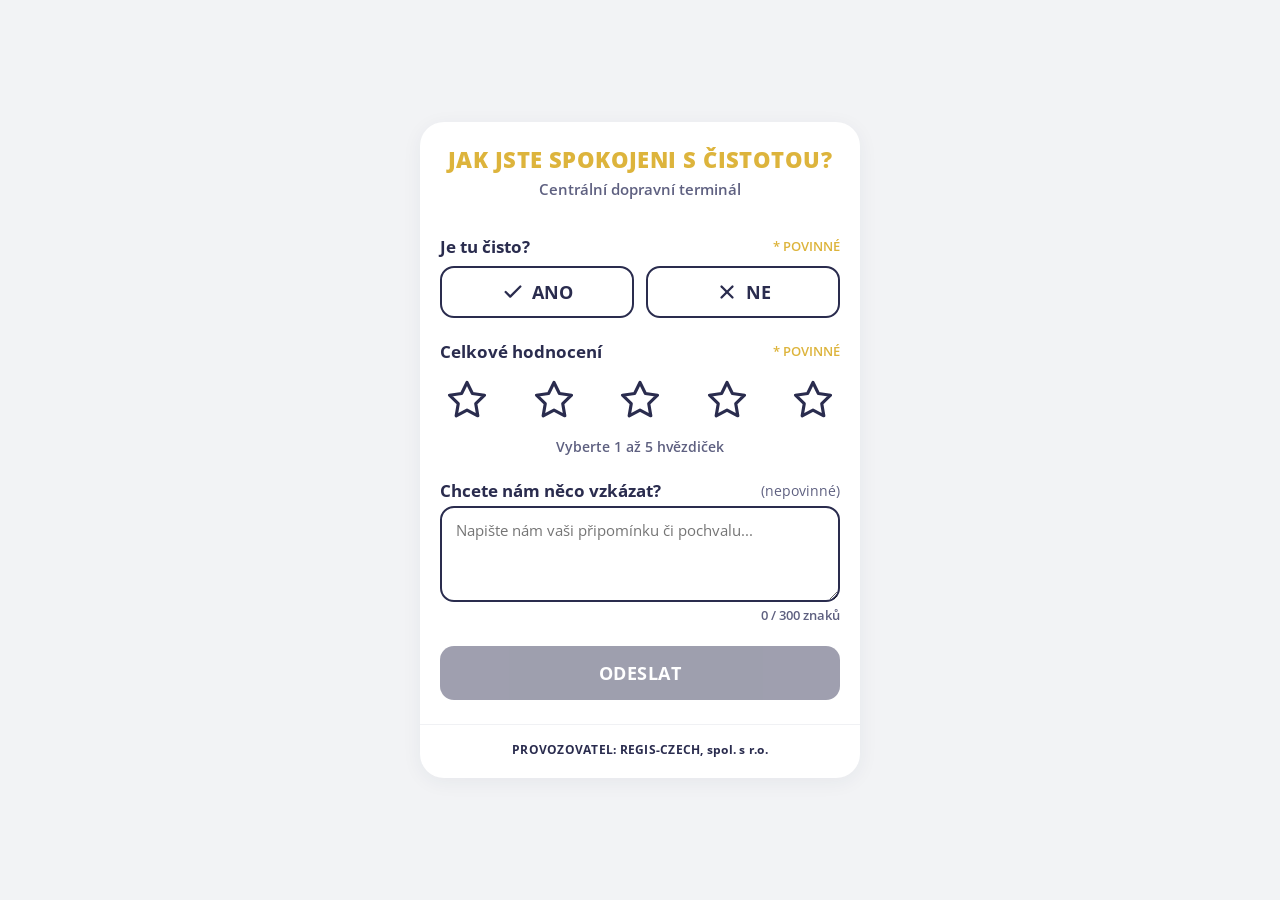
<file: samostatna-anketa.html>
<!DOCTYPE html>
<html lang="cs">
<head>
  <meta charset="UTF-8">
  <meta name="viewport" content="width=device-width, initial-scale=1.0, maximum-scale=1.0, user-scalable=no">
  <title>Hodnocení čistoty - Autobusové stanoviště Český Těšín</title>
  <meta name="description" content="Anketa spokojenosti s čistotou autobusového stanoviště v Českém Těšíně. Provozovatel REGIS-CZECH, spol. s r.o.">
  <link rel="preconnect" href="https://fonts.googleapis.com">
  <link rel="preconnect" href="https://fonts.gstatic.com" crossorigin>
  <link href="https://fonts.googleapis.com/css2?family=Open+Sans:wght@400;600;700;800&display=swap" rel="stylesheet">
  <style>
    /* Reset & základní nastavení */
    *, *::before, *::after {
      box-sizing: border-box;
      margin: 0;
      padding: 0;
    }

    body {
      background-color: #F2F3F5;
      color: #2A2C4E;
      font-family: 'Open Sans', system-ui, -apple-system, BlinkMacSystemFont, 'Segoe UI', Roboto, sans-serif;
      min-height: 100vh;
      display: flex;
      justify-content: center;
      align-items: center;
      padding: 16px 12px;
      -webkit-tap-highlight-color: transparent;
    }

    /* Karta ankety */
    .survey-card {
      background-color: #FFFFFF;
      border-radius: 24px;
      width: 100%;
      max-width: 440px;
      box-shadow: 0 4px 20px rgba(42, 44, 78, 0.06);
      overflow: hidden;
      display: flex;
      flex-direction: column;
    }

    /* Horní část záhlaví */
    .header-top {
      padding: 24px 20px 14px 20px;
      text-align: center;
    }

    .main-title {
      color: #DDB43C;
      font-weight: 800;
      font-size: 1.35rem;
      line-height: 1.25;
      text-transform: uppercase;
      letter-spacing: 0.02em;
      margin-bottom: 6px;
    }

    .sub-title {
      color: #5E6080;
      font-size: 0.95rem;
      font-weight: 600;
    }

    /* Plný žlutý pruh přes celou šířku */
    .operator-bar {
      background-color: #DDB43C;
      color: #FFFFFF;
      font-weight: 700;
      font-size: 0.88rem;
      letter-spacing: 0.03em;
      text-align: center;
      padding: 9px 16px;
      text-transform: uppercase;
    }

    /* Obsah karty */
    .card-body {
      padding: 22px 20px 24px 20px;
      display: flex;
      flex-direction: column;
      gap: 22px;
    }

    .form-group {
      display: flex;
      flex-direction: column;
      gap: 8px;
    }

    .group-label {
      font-size: 1.05rem;
      font-weight: 700;
      color: #2A2C4E;
      display: flex;
      align-items: center;
      justify-content: space-between;
    }

    .required-badge {
      font-size: 0.8rem;
      font-weight: 600;
      color: #DDB43C;
      text-transform: uppercase;
    }

    /* Tlačítka ANO / NE */
    .toggle-row {
      display: grid;
      grid-template-columns: 1fr 1fr;
      gap: 12px;
    }

    .btn-toggle {
      background-color: #FFFFFF;
      border: 2px solid #2A2C4E;
      color: #2A2C4E;
      border-radius: 14px;
      min-height: 52px;
      font-family: inherit;
      font-size: 1.15rem;
      font-weight: 700;
      cursor: pointer;
      display: inline-flex;
      align-items: center;
      justify-content: center;
      gap: 8px;
      transition: background-color 0.15s ease, color 0.15s ease, border-color 0.15s ease, transform 0.1s ease;
      user-select: none;
    }

    .btn-toggle:active {
      transform: scale(0.98);
    }

    .btn-toggle.selected {
      background-color: #DDB43C;
      border-color: #2A2C4E;
      color: #2A2C4E;
    }

    /* Hvězdičkové hodnocení */
    .star-rating-wrapper {
      display: flex;
      flex-direction: column;
      gap: 6px;
    }

    .stars-container {
      display: flex;
      justify-content: space-between;
      gap: 6px;
      padding: 4px 0;
    }

    .star-btn {
      background: none;
      border: none;
      padding: 6px;
      cursor: pointer;
      min-width: 48px;
      min-height: 48px;
      display: inline-flex;
      align-items: center;
      justify-content: center;
      border-radius: 12px;
      transition: transform 0.12s ease;
    }

    .star-btn:active {
      transform: scale(0.92);
    }

    .star-icon {
      width: 42px;
      height: 42px;
      stroke: #2A2C4E;
      stroke-width: 1.8;
      stroke-linejoin: round;
      fill: transparent;
      transition: fill 0.15s ease, stroke 0.15s ease, transform 0.15s ease;
    }

    .star-btn.active .star-icon {
      fill: #DDB43C;
      stroke: #2A2C4E;
    }

    .star-description {
      font-size: 0.85rem;
      color: #5E6080;
      text-align: center;
      min-height: 20px;
      font-weight: 600;
    }

    /* Textové pole */
    .textarea-wrapper {
      position: relative;
      display: flex;
      flex-direction: column;
      gap: 4px;
    }

    .input-textarea {
      width: 100%;
      min-height: 96px;
      border: 2px solid #2A2C4E;
      border-radius: 14px;
      padding: 12px 14px;
      font-family: inherit;
      font-size: 0.95rem;
      color: #2A2C4E;
      resize: vertical;
      background-color: #FFFFFF;
      transition: border-color 0.15s ease;
    }

    .input-textarea:focus {
      outline: none;
      border-color: #DDB43C;
    }

    .char-counter {
      font-size: 0.8rem;
      color: #5E6080;
      text-align: right;
      font-weight: 600;
    }

    /* Tlačítko Odeslat */
    .btn-submit {
      background-color: #2A2C4E;
      color: #FFFFFF;
      font-family: inherit;
      font-size: 1.15rem;
      font-weight: 700;
      letter-spacing: 0.03em;
      border: none;
      border-radius: 14px;
      min-height: 54px;
      width: 100%;
      cursor: pointer;
      display: flex;
      align-items: center;
      justify-content: center;
      gap: 10px;
      transition: opacity 0.2s ease, transform 0.1s ease, background-color 0.2s ease;
      user-select: none;
    }

    .btn-submit:disabled {
      opacity: 0.45;
      cursor: not-allowed;
    }

    .btn-submit:not(:disabled):active {
      transform: scale(0.98);
    }

    /* Chybové hlášení */
    .alert-box {
      background-color: #FFF3CD;
      border: 1.5px solid #DDB43C;
      color: #2A2C4E;
      padding: 12px 14px;
      border-radius: 12px;
      font-size: 0.9rem;
      display: none;
      flex-direction: column;
      gap: 8px;
    }

    .alert-box.show {
      display: flex;
    }

    .btn-retry {
      align-self: flex-start;
      background: #2A2C4E;
      color: #FFFFFF;
      border: none;
      border-radius: 8px;
      padding: 6px 14px;
      font-size: 0.85rem;
      font-weight: 700;
      cursor: pointer;
      font-family: inherit;
    }

    /* Obrazovka po odeslání nebo při limitu */
    .state-screen {
      display: none;
      text-align: center;
      padding: 30px 16px 20px 16px;
      flex-direction: column;
      align-items: center;
      gap: 16px;
    }

    .state-screen.show {
      display: flex;
    }

    .state-icon-circle {
      width: 72px;
      height: 72px;
      border-radius: 50%;
      background-color: #DDB43C;
      display: flex;
      align-items: center;
      justify-content: center;
      margin-bottom: 6px;
    }

    .state-title {
      font-size: 1.4rem;
      font-weight: 800;
      color: #2A2C4E;
      line-height: 1.3;
    }

    .state-text {
      font-size: 1rem;
      color: #5E6080;
      line-height: 1.5;
      font-weight: 600;
      max-width: 320px;
    }

    /* Patička */
    .footer {
      padding: 16px 20px 20px 20px;
      text-align: center;
      border-top: 1px solid #F0F1F4;
    }

    .footer-text {
      font-size: 0.78rem;
      font-weight: 700;
      color: #2A2C4E;
      letter-spacing: 0.02em;
    }

    /* Skrytý honeypot pro boty */
    .sr-honeypot {
      position: absolute;
      left: -9999px;
      top: -9999px;
      opacity: 0;
      width: 1px;
      height: 1px;
      pointer-events: none;
    }

    /* Spinner animace */
    .spinner {
      width: 22px;
      height: 22px;
      border: 3px solid rgba(255, 255, 255, 0.3);
      border-top-color: #FFFFFF;
      border-radius: 50%;
      animation: spin 0.7s linear infinite;
    }

    @keyframes spin {
      to { transform: rotate(360deg); }
    }
  </style>
</head>
<body>

  <!-- Hlavní karta ankety -->
  <main class="survey-card" role="main">
    
    <!-- 1. Nadpisy -->
    <header class="header-top">
      <h1 class="main-title">JAK JSTE SPOKOJENI S ČISTOTOU?</h1>
      <p class="sub-title" id="location-display">Centrální dopravní terminál</p>
    </header>


    <!-- Formulář -->
    <form id="survey-form" class="card-body" novalidate>
      
      <!-- Skrytý Honeypot proti botům -->
      <div class="sr-honeypot" aria-hidden="true">
        <label for="hp-check">Nevyplňujte:</label>
        <input type="text" id="hp-check" name="hp_field" tabindex="-1" autocomplete="off">
      </div>

      <!-- 2. Otázka „Je tu čisto?“ (ANO / NE) -->
      <div class="form-group">
        <div class="group-label">
          <span>Je tu čisto?</span>
          <span class="required-badge">* povinné</span>
        </div>
        <div class="toggle-row" role="radiogroup" aria-label="Je tu čisto?">
          <button type="button" class="btn-toggle" id="btn-ano" data-val="ANO" role="radio" aria-checked="false">
            <svg width="22" height="22" viewBox="0 0 24 24" fill="none" stroke="currentColor" stroke-width="2.5" stroke-linecap="round" stroke-linejoin="round">
              <polyline points="20 6 9 17 4 12"></polyline>
            </svg>
            ANO
          </button>
          <button type="button" class="btn-toggle" id="btn-ne" data-val="NE" role="radio" aria-checked="false">
            <svg width="22" height="22" viewBox="0 0 24 24" fill="none" stroke="currentColor" stroke-width="2.5" stroke-linecap="round" stroke-linejoin="round">
              <line x1="18" y1="6" x2="6" y2="18"></line>
              <line x1="6" y1="6" x2="18" y2="18"></line>
            </svg>
            NE
          </button>
        </div>
      </div>

      <!-- 3. Hodnocení 1–5 hvězdiček -->
      <div class="form-group star-rating-wrapper">
        <div class="group-label">
          <span>Celkové hodnocení</span>
          <span class="required-badge">* povinné</span>
        </div>
        <div class="stars-container" id="stars-row" role="radiogroup" aria-label="Hodnocení 1 až 5 hvězdiček">
          <!-- 5 hvězdiček -->
          <button type="button" class="star-btn" data-star="1" aria-label="1 hvězdička z 5" role="radio" aria-checked="false">
            <svg class="star-icon" viewBox="0 0 24 24"><path d="M12 2l3.09 6.26L22 9.27l-5 4.87 1.18 6.88L12 17.77l-6.18 3.25L7 14.14 2 9.27l6.91-1.01L12 2z"/></svg>
          </button>
          <button type="button" class="star-btn" data-star="2" aria-label="2 hvězdičky z 5" role="radio" aria-checked="false">
            <svg class="star-icon" viewBox="0 0 24 24"><path d="M12 2l3.09 6.26L22 9.27l-5 4.87 1.18 6.88L12 17.77l-6.18 3.25L7 14.14 2 9.27l6.91-1.01L12 2z"/></svg>
          </button>
          <button type="button" class="star-btn" data-star="3" aria-label="3 hvězdičky z 5" role="radio" aria-checked="false">
            <svg class="star-icon" viewBox="0 0 24 24"><path d="M12 2l3.09 6.26L22 9.27l-5 4.87 1.18 6.88L12 17.77l-6.18 3.25L7 14.14 2 9.27l6.91-1.01L12 2z"/></svg>
          </button>
          <button type="button" class="star-btn" data-star="4" aria-label="4 hvězdičky z 5" role="radio" aria-checked="false">
            <svg class="star-icon" viewBox="0 0 24 24"><path d="M12 2l3.09 6.26L22 9.27l-5 4.87 1.18 6.88L12 17.77l-6.18 3.25L7 14.14 2 9.27l6.91-1.01L12 2z"/></svg>
          </button>
          <button type="button" class="star-btn" data-star="5" aria-label="5 hvězdiček z 5" role="radio" aria-checked="false">
            <svg class="star-icon" viewBox="0 0 24 24"><path d="M12 2l3.09 6.26L22 9.27l-5 4.87 1.18 6.88L12 17.77l-6.18 3.25L7 14.14 2 9.27l6.91-1.01L12 2z"/></svg>
          </button>
        </div>
        <div class="star-description" id="star-desc" aria-live="polite">Vyberte 1 až 5 hvězdiček</div>
      </div>

      <!-- 4. Textové pole „Chcete nám něco vzkázat?“ -->
      <div class="form-group textarea-wrapper">
        <label for="feedback-text" class="group-label">
          Chcete nám něco vzkázat? <span style="font-size:0.85rem; font-weight:normal; color:#5E6080;">(nepovinné)</span>
        </label>
        <textarea id="feedback-text" class="input-textarea" maxlength="300" placeholder="Napište nám vaši připomínku či pochvalu..." rows="3"></textarea>
        <div class="char-counter" id="char-counter">0 / 300 znaků</div>
      </div>

      <!-- Chybová hláška při selhání sítě -->
      <div id="error-alert" class="alert-box" role="alert">
        <span id="error-msg">Odeslání se nezdařilo. Zkontrolujte připojení k internetu a zkuste to znovu.</span>
        <button type="button" id="btn-retry" class="btn-retry">Zkusit znovu</button>
      </div>

      <!-- 5. Tlačítko ODESLAT -->
      <button type="submit" id="btn-submit" class="btn-submit" disabled>
        <span id="submit-text">ODESLAT</span>
      </button>

    </form>

    <!-- 6. Obrazovka po odeslání (Úspěch) -->
    <div id="success-screen" class="state-screen" aria-live="polite">
      <div class="state-icon-circle">
        <svg width="40" height="40" viewBox="0 0 24 24" fill="none" stroke="#2A2C4E" stroke-width="3" stroke-linecap="round" stroke-linejoin="round">
          <polyline points="20 6 9 17 4 12"></polyline>
        </svg>
      </div>
      <h2 class="state-title">Děkujeme!</h2>
      <p class="state-text" id="thanks-text">Vaše hodnocení nám pomáhá udržet stanoviště čisté.</p>
      <div id="admin-reset-success" style="display:none; padding-top:10px;">
        <button type="button" id="btn-admin-reset-success" style="background:none; border:none; color:#5E6080; text-decoration:underline; font-size:12px; cursor:pointer;">
          Odeslat další hodnocení (testovací reset)
        </button>
      </div>
    </div>

    <!-- Obrazovka limitu 1 hodiny (Anti-spam) -->
    <div id="cooldown-screen" class="state-screen" aria-live="polite">
      <div class="state-icon-circle">
        <svg width="40" height="40" viewBox="0 0 24 24" fill="none" stroke="#2A2C4E" stroke-width="2.5" stroke-linecap="round" stroke-linejoin="round">
          <circle cx="12" cy="12" r="10"></circle>
          <polyline points="12 6 12 12 16 14"></polyline>
        </svg>
      </div>
      <h2 class="state-title">Děkujeme, hodnocení jste už odeslali.</h2>
      <p class="state-text" id="cooldown-time-msg">Z jednoho zařízení lze hodnotit jednou za hodinu.</p>
      <div id="admin-reset-cooldown" style="display:none; padding-top:10px;">
        <button type="button" id="btn-admin-reset-cooldown" style="background:none; border:none; color:#5E6080; text-decoration:underline; font-size:12px; cursor:pointer;">
          Resetovat limit (pro testování)
        </button>
      </div>
    </div>

    <!-- 7. Patička -->
    <footer class="footer">
      <p class="footer-text">PROVOZOVATEL: REGIS-CZECH, spol. s r.o.</p>
    </footer>

  </main>

  <script>
    // ==========================================
    // KONFIGURACE - VLOŽTE URL GOOGLE APPS SCRIPT
    // ==========================================
    const SCRIPT_URL = "https://script.google.com/macros/s/AKfycbw0h5QGrJX27GRd_75cTznF_qF6uG668u-RSLO2ZboXdK8HH19TFSqQytkbIhBcZZSI/exec";
    
    // Klíč pro uložení času v localStorage (ochrana proti spamu: 1 hodina zvlášť pro každé místo)
    const STORAGE_KEY_PREFIX = "regis_cleanliness_rating_timestamp_";
    const COOLDOWN_MS = 60 * 60 * 1000; // 1 hodina v milisekundách

    // Definice míst
    const PLACES = {
      cdt: {
        id: "cdt",
        name: "Centrální dopravní terminál",
        subtitle: "Centrální dopravní terminál",
        thanksText: "Vaše hodnocení nám pomáhá udržet stanoviště čisté.",
        metaTitle: "Hodnocení čistoty - Centrální dopravní terminál",
        metaDescription: "Rychlá mobilní anketa pro hodnocení čistoty – Centrální dopravní terminál od provozovatele REGIS-CZECH, spol. s r.o."
      },
      "wc-noiva": {
        id: "wc-noiva",
        name: "Veřejné WC Noiva",
        subtitle: "Veřejné WC Noiva",
        thanksText: "Vaše hodnocení nám pomáhá udržet veřejné toalety čisté.",
        metaTitle: "Hodnocení čistoty - Veřejné WC Noiva",
        metaDescription: "Rychlá mobilní anketa pro hodnocení čistoty – Veřejné WC Noiva od provozovatele REGIS-CZECH, spol. s r.o."
      }
    };

    // Zjištění místa podle cesty v URL nebo parametru ?misto=
    function resolvePlace() {
      const path = window.location.pathname.toLowerCase().replace(/\/+$/, '');
      const searchParams = new URLSearchParams(window.location.search);
      const mistoQuery = (searchParams.get('misto') || '').toLowerCase();

      if (path.endsWith('/noiva') || path === '/noiva') {
        return PLACES['wc-noiva'];
      }
      if (path.endsWith('/cdt') || path === '/cdt') {
        return PLACES.cdt;
      }
      if (mistoQuery === 'noiva' || mistoQuery === 'wc-noiva' || mistoQuery === 'toalety') {
        return PLACES['wc-noiva'];
      }
      if (mistoQuery === 'cdt' || mistoQuery === 'autobusove-stanoviste') {
        return PLACES.cdt;
      }
      return PLACES.cdt;
    }

    const currentPlace = resolvePlace();
    const isAdmin = new URLSearchParams(window.location.search).has('admin');

    // Popisy hvězdiček v češtině
    const STAR_LABELS = {
      1: "1 hvězdička (Velmi nespokojen/a)",
      2: "2 hvězdičky (Nespokojen/a)",
      3: "3 hvězdičky (Průměr)",
      4: "4 hvězdičky (Spokojen/a)",
      5: "5 hvězdiček (Velmi spokojen/a)"
    };

    // Stav formuláře
    let selectedClean = null;   // 'ANO' | 'NE' | null
    let selectedRating = null;  // 1 .. 5 | null
    let isSubmitting = false;

    // Prvky v DOM
    const form = document.getElementById("survey-form");
    const successScreen = document.getElementById("success-screen");
    const cooldownScreen = document.getElementById("cooldown-screen");
    const locationDisplay = document.getElementById("location-display");
    const thanksTextEl = document.getElementById("thanks-text");
    
    const btnAno = document.getElementById("btn-ano");
    const btnNe = document.getElementById("btn-ne");
    const starBtns = document.querySelectorAll(".star-btn");
    const starDesc = document.getElementById("star-desc");
    const feedbackText = document.getElementById("feedback-text");
    const charCounter = document.getElementById("char-counter");
    const btnSubmit = document.getElementById("btn-submit");
    const submitText = document.getElementById("submit-text");
    const hpField = document.getElementById("hp-check");
    const errorAlert = document.getElementById("error-alert");
    const errorMsg = document.getElementById("error-msg");
    const btnRetry = document.getElementById("btn-retry");

    // Nastavení textů a titulku podle místa
    locationDisplay.textContent = currentPlace.subtitle;
    if (thanksTextEl) thanksTextEl.textContent = currentPlace.thanksText;
    document.title = currentPlace.metaTitle;

    // Klíč pro localStorage podle místa
    function getStorageKey(placeId) {
      return STORAGE_KEY_PREFIX + placeId;
    }

    // Kontrola 1 hodinového limitu v localStorage pro dané místo
    function checkCooldown() {
      const lastSent = localStorage.getItem(getStorageKey(currentPlace.id));
      if (lastSent) {
        const diff = Date.now() - parseInt(lastSent, 10);
        if (diff < COOLDOWN_MS) {
          const remainingMinutes = Math.ceil((COOLDOWN_MS - diff) / 60000);
          showCooldownScreen(remainingMinutes);
          return true;
        }
      }
      return false;
    }

    function showCooldownScreen(mins) {
      form.style.display = "none";
      successScreen.classList.remove("show");
      cooldownScreen.classList.add("show");
      const timeMsg = document.getElementById("cooldown-time-msg");
      if (timeMsg && mins) {
        timeMsg.textContent = "Z jednoho zařízení lze hodnotit jednou za hodinu. Další hodnocení můžete odeslat za " + mins + " min.";
      }
    }

    function showSuccessScreen() {
      form.style.display = "none";
      cooldownScreen.classList.remove("show");
      successScreen.classList.add("show");
      // Posun na začátek karty
      window.scrollTo({ top: 0, behavior: "smooth" });
    }

    // Zobrazení a obsluha testovacích tlačítek pouze pro ?admin
    if (isAdmin) {
      const adminResetCooldown = document.getElementById("admin-reset-cooldown");
      const adminResetSuccess = document.getElementById("admin-reset-success");
      if (adminResetCooldown) adminResetCooldown.style.display = "block";
      if (adminResetSuccess) adminResetSuccess.style.display = "block";

      const resetAction = () => {
        localStorage.removeItem(getStorageKey(currentPlace.id));
        localStorage.removeItem("regis_cleanliness_rating_timestamp");
        window.location.reload();
      };

      const btnResetC = document.getElementById("btn-admin-reset-cooldown");
      const btnResetS = document.getElementById("btn-admin-reset-success");
      if (btnResetC) btnResetC.addEventListener("click", resetAction);
      if (btnResetS) btnResetS.addEventListener("click", resetAction);
    }

    // Aktualizace stavu tlačítka ODESLAT
    function updateSubmitButtonState() {
      const isValid = (selectedClean !== null) && (selectedRating !== null);
      btnSubmit.disabled = !isValid || isSubmitting;
    }

    // Obsluha tlačítka ANO / NE
    btnAno.addEventListener("click", () => {
      selectedClean = "ANO";
      btnAno.classList.add("selected");
      btnAno.setAttribute("aria-checked", "true");
      btnNe.classList.remove("selected");
      btnNe.setAttribute("aria-checked", "false");
      updateSubmitButtonState();
    });

    btnNe.addEventListener("click", () => {
      selectedClean = "NE";
      btnNe.classList.add("selected");
      btnNe.setAttribute("aria-checked", "true");
      btnAno.classList.remove("selected");
      btnAno.setAttribute("aria-checked", "false");
      updateSubmitButtonState();
    });

    // Obsluha hvězdiček
    starBtns.forEach(btn => {
      btn.addEventListener("click", () => {
        const val = parseInt(btn.getAttribute("data-star"), 10);
        selectedRating = val;
        
        starBtns.forEach(b => {
          const bVal = parseInt(b.getAttribute("data-star"), 10);
          if (bVal <= val) {
            b.classList.add("active");
            b.setAttribute("aria-checked", "true");
          } else {
            b.classList.remove("active");
            b.setAttribute("aria-checked", "false");
          }
        });

        starDesc.textContent = STAR_LABELS[val] || (val + " hvězdiček z 5");
        updateSubmitButtonState();
      });
    });

    // Počítadlo znaků pro textové pole
    feedbackText.addEventListener("input", () => {
      const length = feedbackText.value.length;
      charCounter.textContent = length + " / 300 znaků";
    });

    // Funkce pro odeslání dat
    async function submitFeedback() {
      // 1. Kontrola Honeypot pole
      if (hpField && hpField.value.trim() !== "") {
        console.warn("Spam bot detekován.");
        showSuccessScreen();
        return;
      }

      // 2. Kontrola povinných polí
      if (!selectedClean || !selectedRating) {
        return;
      }

      isSubmitting = true;
      btnSubmit.disabled = true;
      errorAlert.classList.remove("show");
      submitText.innerHTML = '<div class="spinner"></div> Odesílám...';

      // Příprava dat pro Google Tabulky
      const payload = {
        timestamp: new Date().toISOString(),
        formattedDate: new Date().toLocaleString("cs-CZ", { timeZone: "Europe/Prague" }),
        misto: currentPlace.id,
        cisto: selectedClean,
        hodnoceni: selectedRating,
        poznamka: feedbackText.value.trim()
      };

      try {
        if (!SCRIPT_URL) {
          // Pokud SCRIPT_URL ještě není vyplněna, simulujeme úspěšné odeslání pro testování
          console.log("Mock odeslání (SCRIPT_URL není nastavena):", payload);
          await new Promise(r => setTimeout(r, 600));
        } else {
          // Odeslání metodou POST (Google Apps Script) bez CORS preflightu
          const response = await fetch(SCRIPT_URL, {
            method: "POST",
            headers: {
              "Content-Type": "text/plain;charset=utf-8"
            },
            body: JSON.stringify(payload),
            redirect: "follow"
          });

          // Odpověď zpracuj jako JSON; pokud obsahuje status "success", zobraz poděkování.
          // Pokud čtení odpovědi selže, ale síťový požadavek proběhl, považuj odeslání za úspěšné.
          try {
            const resData = await response.json();
            if (resData && resData.status && resData.status !== "success") {
              throw new Error(resData.message || `Server vrátil stav: ${resData.status}`);
            }
          } catch (readErr) {
            console.error("Chyba při čtení odpovědi z Google Apps Script:", readErr);
            // Síťový požadavek proběhl v pořádku, pokračujeme k poděkování
          }
        }

        // Úspěšné odeslání -> uložit timestamp do localStorage pro dané místo
        localStorage.setItem(getStorageKey(currentPlace.id), Date.now().toString());

        // Zobrazit poděkování
        showSuccessScreen();

      } catch (err) {
        console.error("Chyba při odesílání na Google Apps Script:", err);
        errorMsg.textContent = "Nepodařilo se odeslat hodnocení. Zkontrolujte prosím připojení a zkuste to znovu.";
        errorAlert.classList.add("show");
      } finally {
        isSubmitting = false;
        submitText.textContent = "ODESLAT";
        updateSubmitButtonState();
      }
    }

    form.addEventListener("submit", (e) => {
      e.preventDefault();
      submitFeedback();
    });

    btnRetry.addEventListener("click", () => {
      submitFeedback();
    });

    // Kontrola limitu při načtení
    checkCooldown();
  </script>
</body>
</html>
</file>
